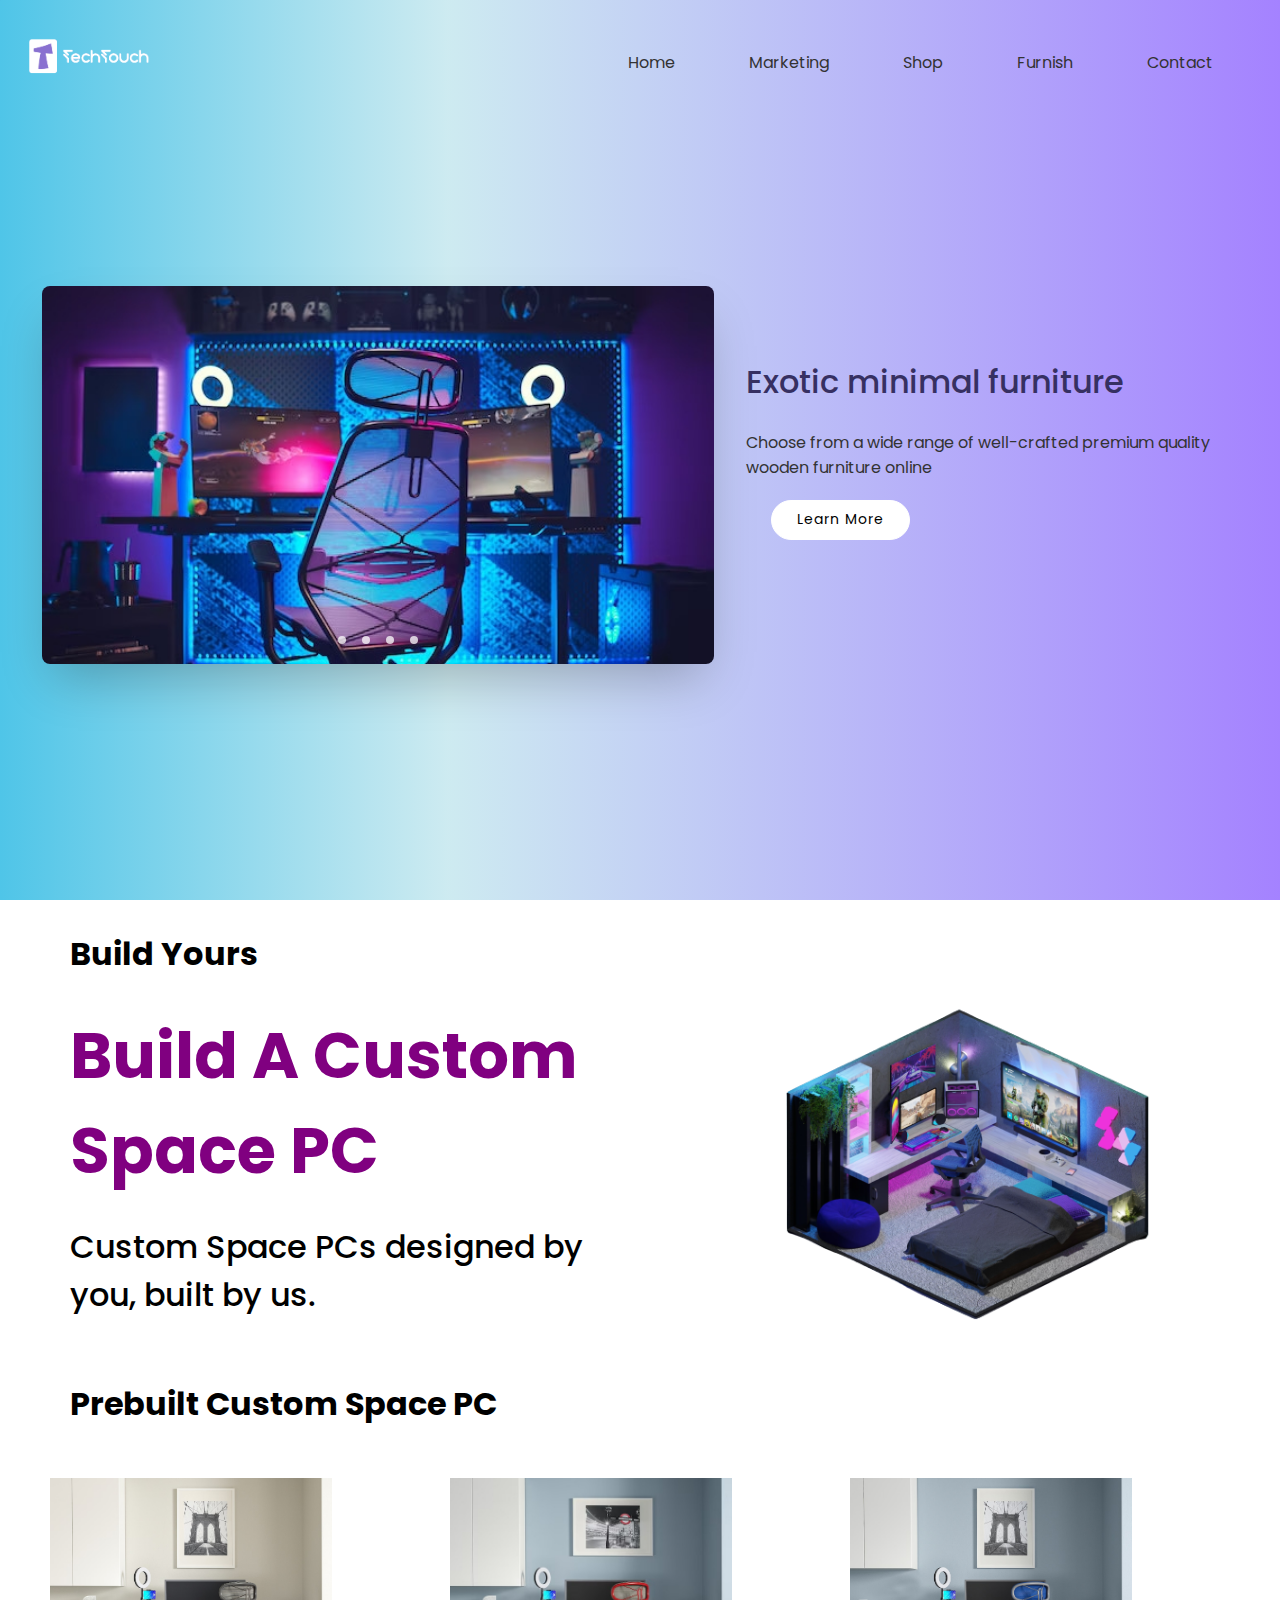
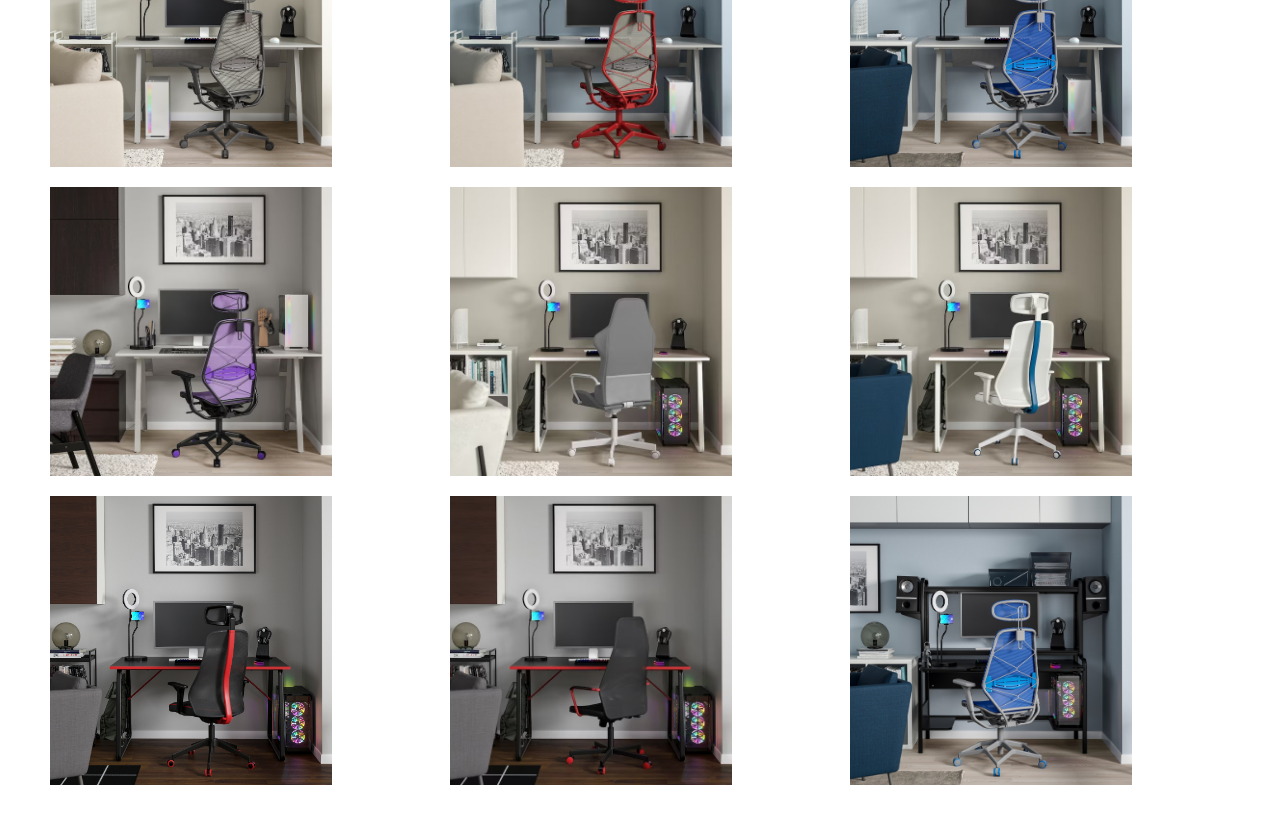
<file: mini-project/html/Furnish.html>
<!DOCTYPE html>
<html lang="en">
<head>
    <meta charset="UTF-8">
    <meta http-equiv="X-UA-Compatible" content="IE=edge">
    <meta name="viewport" content="width=device-width, initial-scale=1.0">
    <title>Tech Touch - Furnish</title>
    <link rel="icon" type="image/x-icon" href="/image/logoicon.png">
    <link rel="stylesheet" href="../css/furnish.css">
</head>

<body>
    <section class="site">
        <header>
            <a href="../index.html"><img src="../image/logo.png" alt="logo" class="logo"></a>
            <ul>
                <li><a href="../index.html">Home</a></li>
                <li><a href="./marketing.html">Marketing</a></li>
                <li><a href="Shop.html">Shop</a></li>
                <li><a href="./Furnish.html">Furnish</a></li>
                <li><a href="./contact.html">Contact</a></li>
            </ul>
        </header>
        <div class="container">
            <div class="slider-wrapper">
                <div class="slider">
                    <img id="slide-1" src="../image/stupe0.jpg" alt="PC Setup" />
                    <img id="slide-2" src="../image/setup1.jpeg" alt="PC Setup " />
                    <img id="slide-3" src="../image/stupe2.jpg" alt="PC Setup" />
                    <img id="slide-4" src="../image/stupe3.png" alt="PC Setup" />
                </div>
                <div class="slider-nav">
                    <a href="#slide-1"></a>
                    <a href="#slide-2"></a>
                    <a href="#slide-3"></a>
                    <a href="#slide-4"></a>
                </div>
            </div>
        </div>
        <div class="content">
            <div class="textbox">
                <h2>Exotic minimal furniture</h2>
                <br>
                <p>
                    Choose from a wide range of well-crafted premium quality wooden furniture online
                </p>
                <a href="#">Learn More</a>
            </div>
        </div>
    </section>
    <div class="store">
        <h1>Build Yours</h1>
       </div>
    <div class="second-container">
        <div class="textbox">
          <h2>Build A Custom Space PC</h2>
          <br>
          <p>Custom Space PCs designed by you, built by us.</p>
        </div>
        <div class="imgbox">
          <img src="../image/CustomPCSPACE.png" alt="Example Image">
        </div>
    </div>
   <div class="store">
    <h1>Prebuilt Custom Space PC</h1>
   </div>
    <div class="grid">
        <div class="grid-item">
            <img src="../image/CustomPC0.jpg" alt="Space PC">
            <div class="text">
                <h2>Utespelare Styrspel</h2>
                <p>Gaming Desk And Chair Grey</p>
                <a href="#">Buy for $5,049.00</a>
            </div>
        </div>
        <div class="grid-item">
            <img src="../image/CustomPC1.jpg" alt="Space PC">
            <div class="text">
                <h2>UTESPELARE / STYRSPEL</h2>
                <p>Gaming desk and chair - black grey/red</p>
                <a href="#">Buy for $5,499.00</a>
            </div>
        </div>
        <div class="grid-item">
            <img src="../image/CustomPC2.jpg" alt="Space PC">
            <div class="text">
                <h2>UTESPELARE / STYRSPEL</h2>
                <p>Gaming desk and chair - black grey/blue</p>
                <a href="#">Buy for $5,499.00</a>
            </div>
        </div>
        <div class="grid-item">
            <img src="../image/CustomPC3.jpg" alt="Space PC">
            <div class="text">
                <h2>UTESPELARE / STYRSPEL</h2>
                <p>Gaming Desk and Chair, Grey-Purple</p>
                <a href="#">Buy for $5,499.00</a>
            </div>
        </div>
        <div class="grid-item">
            <img src="../image/CustomPC4.jpg" alt="Space PC">
            <div class="text">
                <h2>HUVUDSPELARE / UTESPELARE </h2>
                <p>Gaming desk and chair - beige/grey</p>
                <a href="#">Buy for $5,499.00</a>
            </div>
        </div>
        <div class="grid-item">
            <img src="../image/CustomPC5.jpg" alt="Space PC">
            <div class="text">
                <h2>HUVUDSPELARE / MATCHSPEL </h2>
                <p>Gaming desk and chair - beige/white</p>
                <a href="#">Buy for $5,499.00</a>
            </div>
        </div>
        <div class="grid-item">
            <img src="../image/CustomPC6.jpeg" alt="Space PC">
            <div class="text">
                <h2>HUVUDSPELARE/MATCHSPEL</h2>
                <p>gaming desk and chair, black</p>
                <a href="#">Buy for $5,499.00</a>
            </div>
        </div>
        <div class="grid-item">
            <img src="../image/CustomPC7.jpg" alt="Space PC">
            <div class="text">
                <h2>HUVUDSPELARE </h2>
                <p>Gaming desk and chair - black</p>
                <a href="#">Buy for $5,499.00</a>
            </div>
        </div>
        <div class="grid-item">
            <img src="../image/CustomPC8.jpeg" alt="Space PC">
            <div class="text">
                <h2>UPPSPEL / STYRSPEL</h2>
                <p>Gaming desk and chair, black blue/light gray</p>
                <a href="#">Buy for $5,499.00</a>
            </div>
        </div>
    </div>
</body>
</html>
</file>
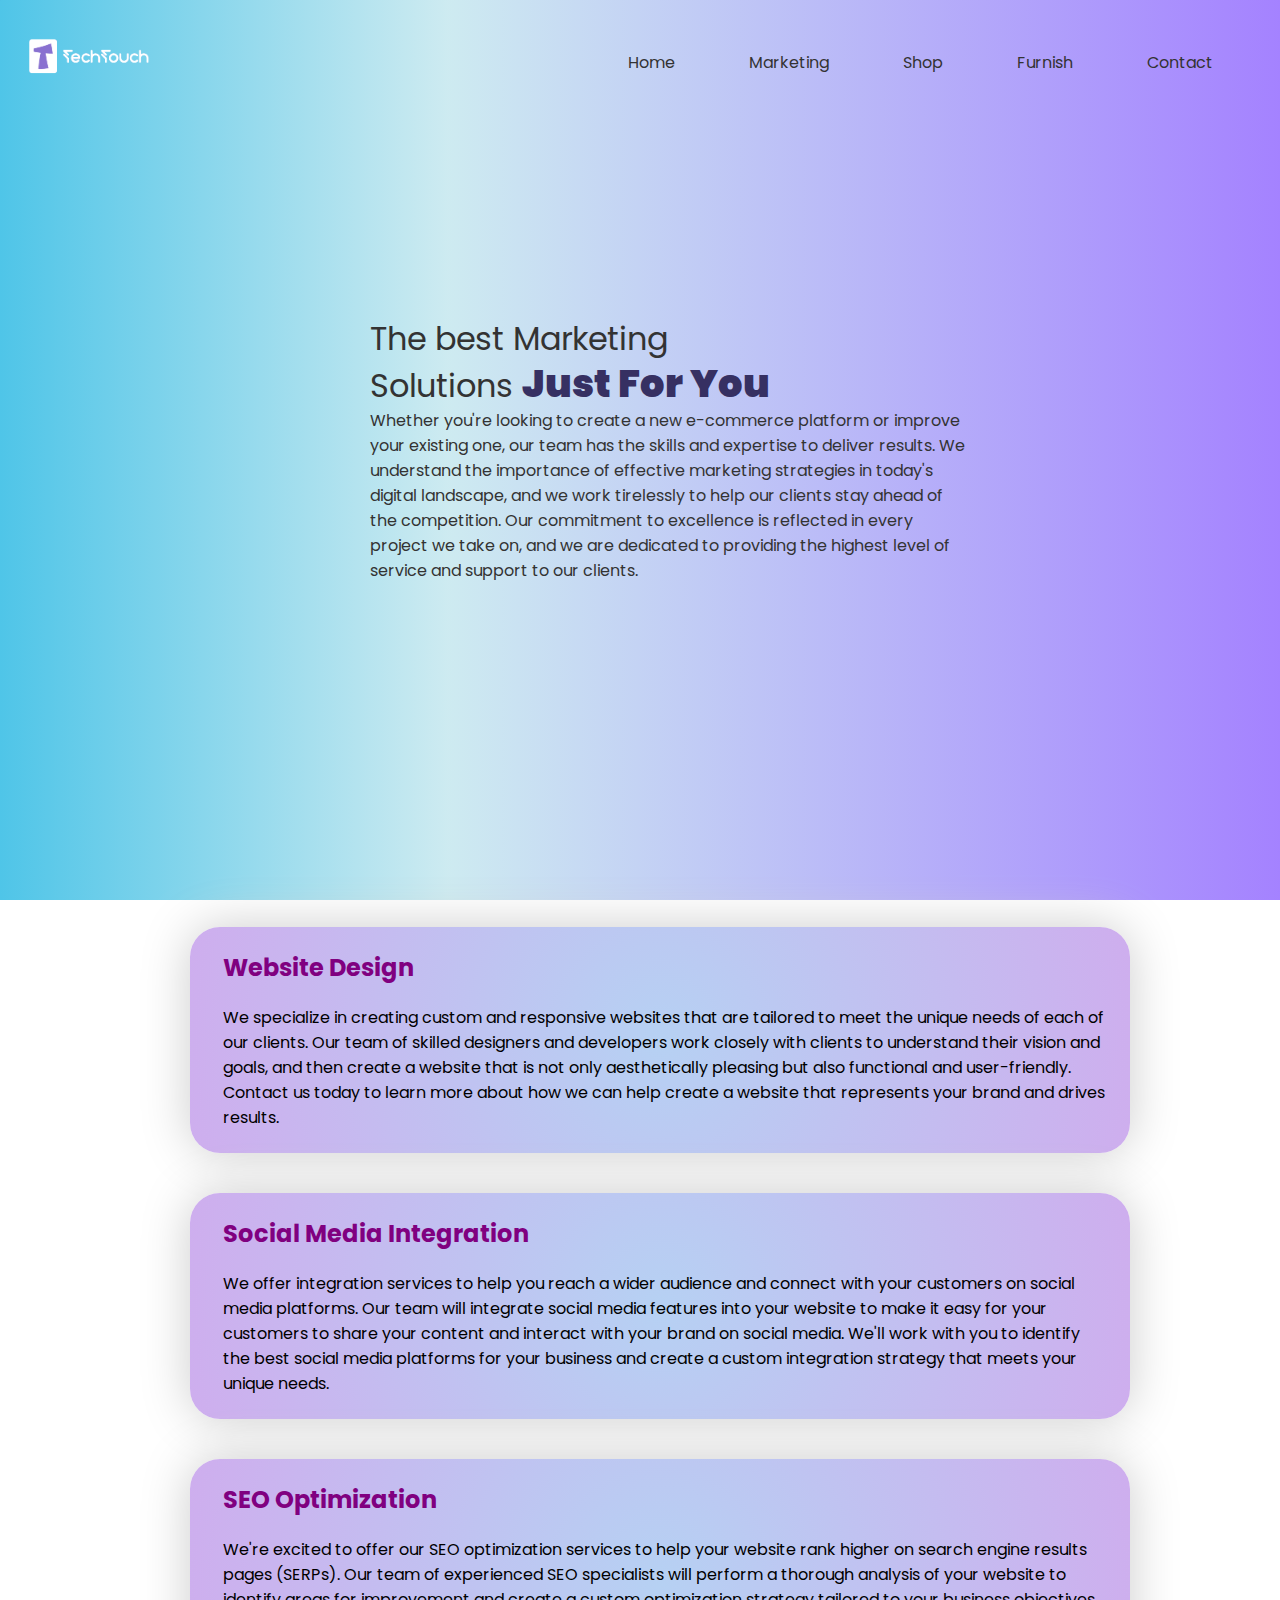
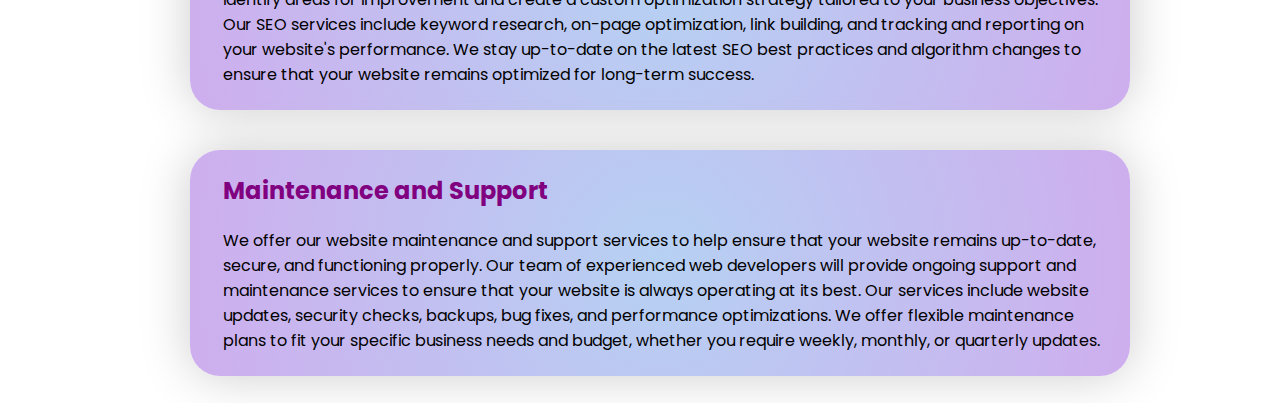
<file: mini-project/html/marketing.html>
<!DOCTYPE html>
<html lang="en">
<head>
    <meta charset="UTF-8">
    <meta http-equiv="X-UA-Compatible" content="IE=edge">
    <meta name="viewport" content="width=device-width, initial-scale=1.0">
    <title>Tech Touch - Marketing</title>
    <link rel="stylesheet" href="../css/marketing.css">
</head>
<body>
    <section class="site">
        <header>
            <a href="../index.html"><img src="../image/logo.png" alt="logo" class="logo"></a>
            <ul>
                <li><a href="../index.html">Home</a></li>
                <li><a href="marketing.html">Marketing</a></li>
                <li><a href="./Shop.html">Shop</a></li>
                <li><a href="./Furnish.html">Furnish</a></li>
                <li><a href="./contact.html">Contact</a></li>
            </ul>
        </header>
        <div class="content">
            <div class="textbox">
                <h2>The best Marketing<br>Solutions <span class="glitch">Just For You</span></h2>
                <p><span class="intro">Whether you're looking to create a new e-commerce platform or improve your existing one, our team has the skills and expertise to deliver results. We understand the importance of effective marketing strategies in today's digital landscape, and we work tirelessly to help our clients stay ahead of the competition. Our commitment to excellence is reflected in every project we take on, and we are dedicated to providing the highest level of service and support to our clients.</span>
                </p>
            </div>
        </div>
    </section>
    <div class="offers">
        <div class="offer1">
          <h2>Website Design</h2>
          <p>We specialize in creating custom and responsive websites that are tailored to meet the unique needs of each of our clients. Our team of skilled designers and developers work closely with clients to understand their vision and goals, and then create a website that is not only aesthetically pleasing but also functional and user-friendly. Contact us today to learn more about how we can help create a website that represents your brand and drives results.</p>
        </div>
        <div class="offer2">
          <h2>Social Media Integration </h2>
          <p>We offer integration services to help you reach a wider audience and connect with your customers on social media platforms. Our team will integrate social media features into your website to make it easy for your customers to share your content and interact with your brand on social media. We'll work with you to identify the best social media platforms for your business and create a custom integration strategy that meets your unique needs.</p>
        </div>
        <div class="offer3">
          <h2>SEO Optimization</h2>
          <p>We're excited to offer our SEO optimization services to help your website rank higher on search engine results pages (SERPs). Our team of experienced SEO specialists will perform a thorough analysis of your website to identify areas for improvement and create a custom optimization strategy tailored to your business objectives. Our SEO services include keyword research, on-page optimization, link building, and tracking and reporting on your website's performance. We stay up-to-date on the latest SEO best practices and algorithm changes to ensure that your website remains optimized for long-term success.</p>
        </div>
        <div class="offer4">
          <h2>Maintenance and Support</h2>
          <p>We offer our website maintenance and support services to help ensure that your website remains up-to-date, secure, and functioning properly. Our team of experienced web developers will provide ongoing support and maintenance services to ensure that your website is always operating at its best. Our services include website updates, security checks, backups, bug fixes, and performance optimizations. We offer flexible maintenance plans to fit your specific business needs and budget, whether you require weekly, monthly, or quarterly updates. </p>
        </div>
    </div>
</body>
</html>
</file>
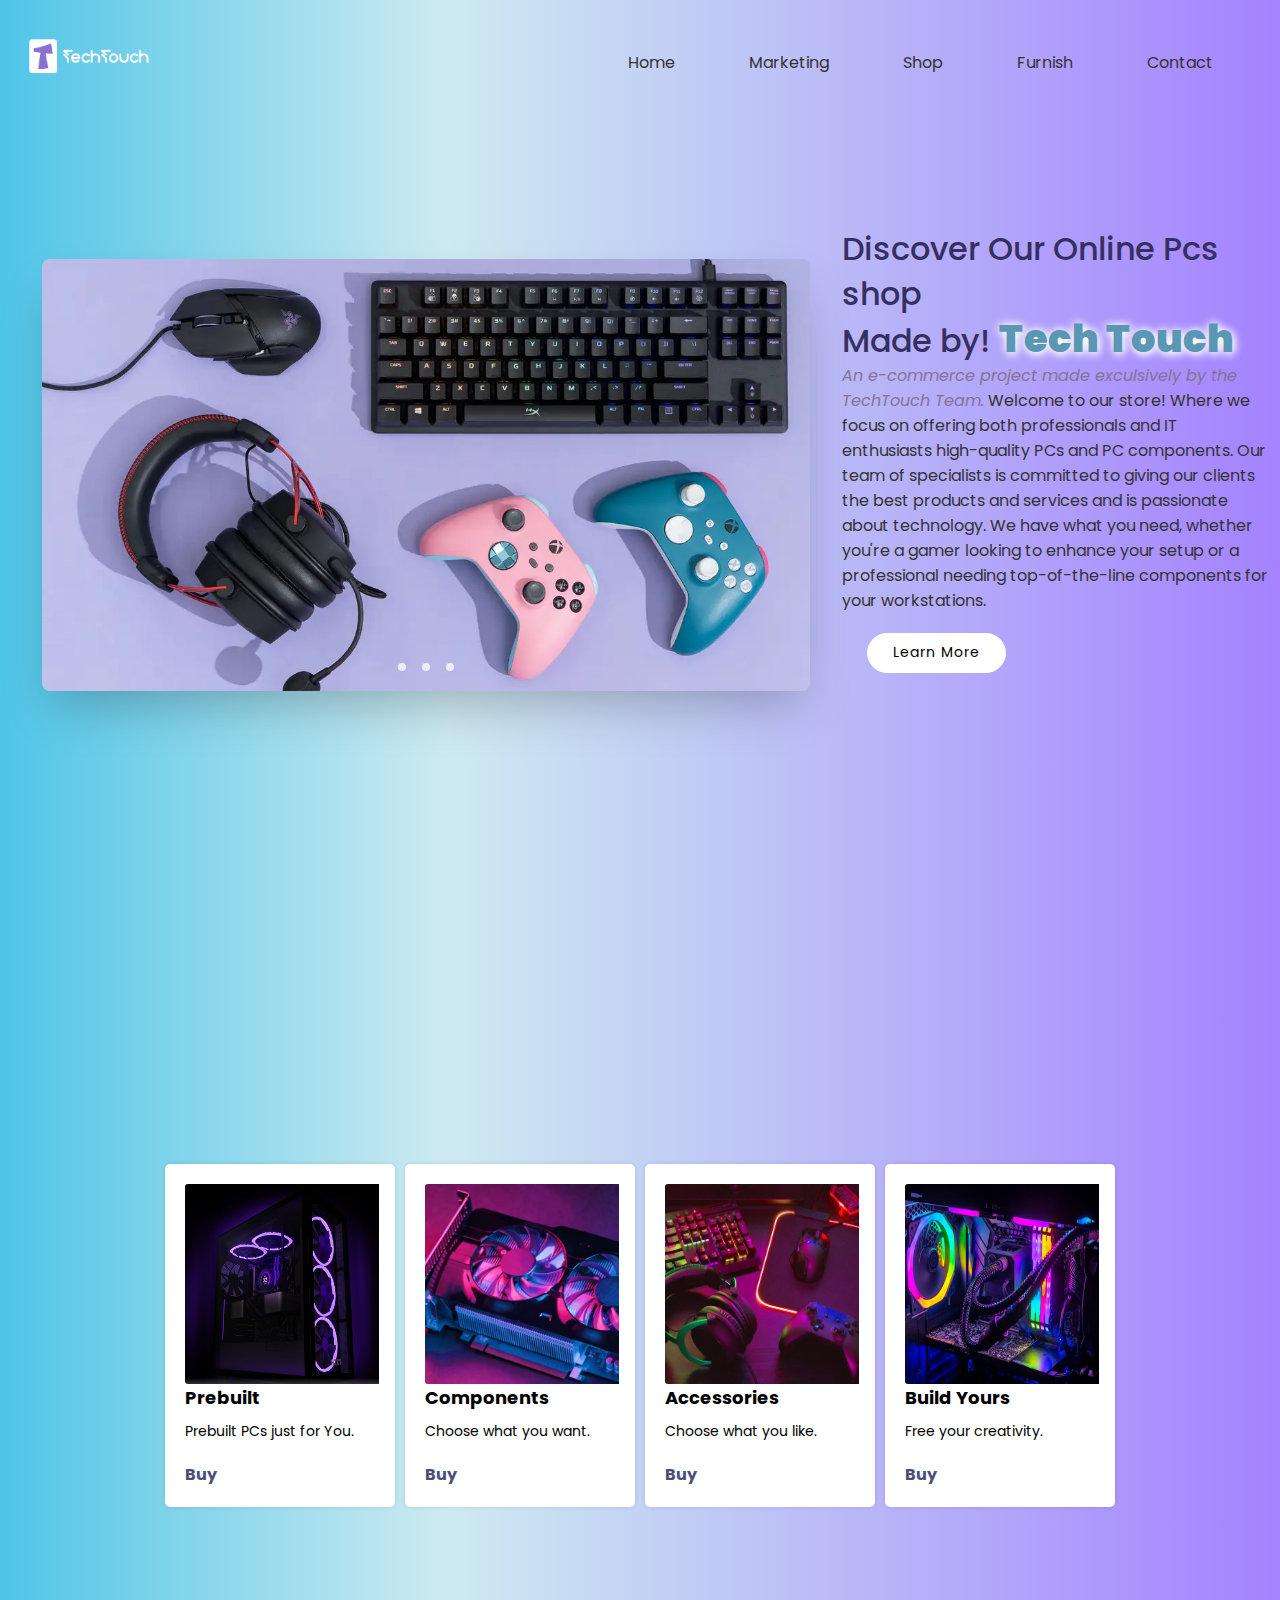
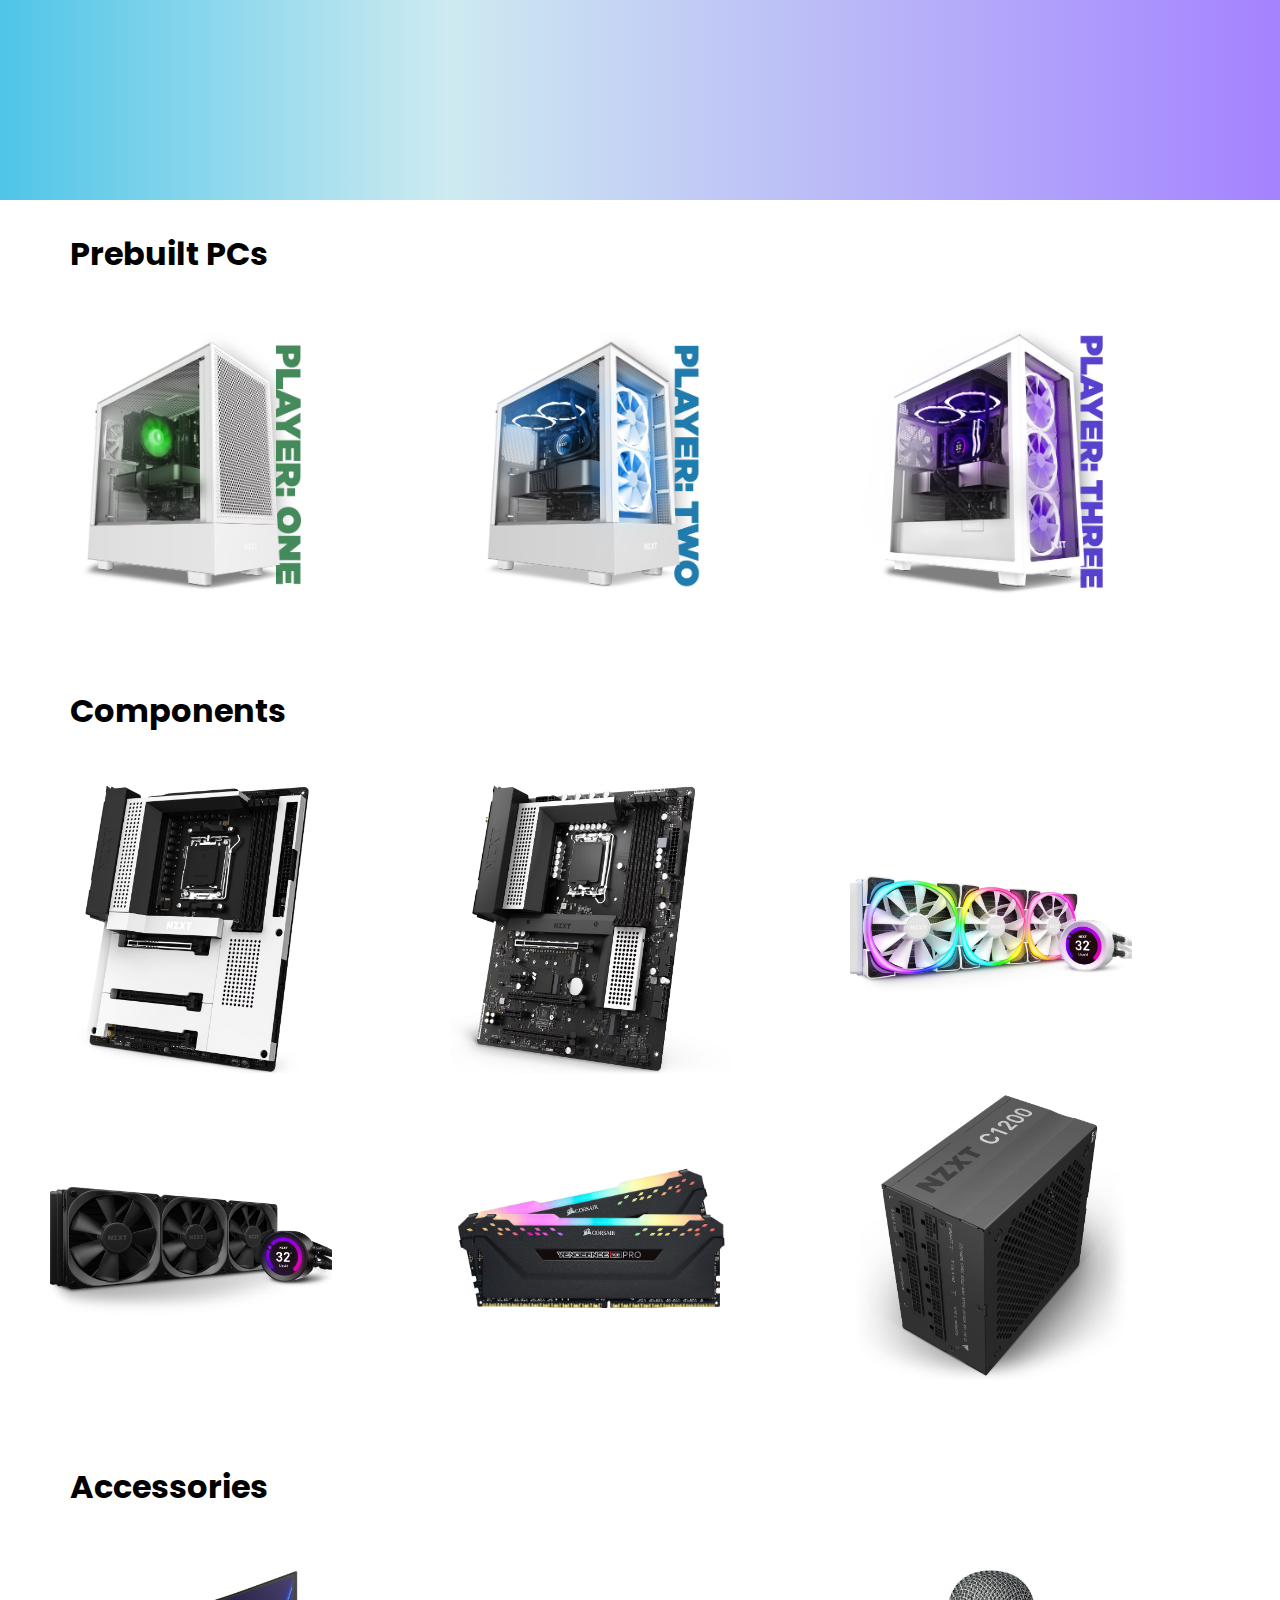
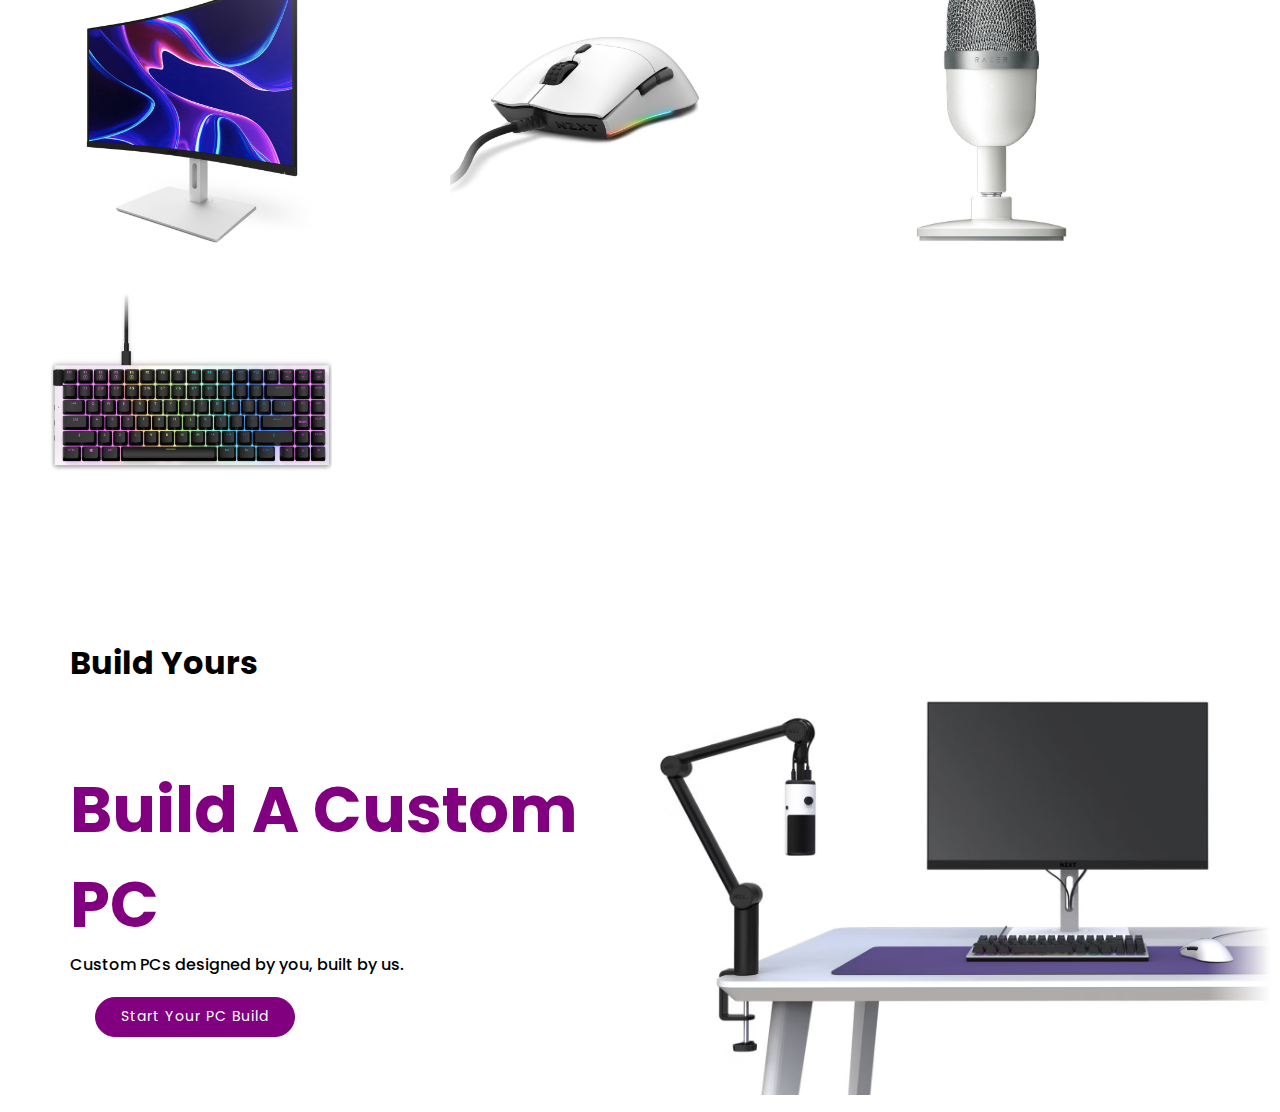
<file: mini-project/html/Shop.html>
<!DOCTYPE html>
<html lang="en">
<head>
    <meta charset="UTF-8">
    <meta http-equiv="X-UA-Compatible" content="IE=edge">
    <meta name="viewport" content="width=device-width, initial-scale=1.0">
    <title>Tech Touch - Shop</title>
    <link rel="icon" type="image/x-icon" href="/image/logoicon.png">
    <link rel="stylesheet" href="../css/shop.css">
</head>

<body>
    <section class="site">
        <header>
            <a href="../index.html"><img src="../image/logo.png" alt="logo" class="logo"></a>
            <ul>
                <li><a href="../index.html">Home</a></li>
                <li><a href="./marketing.html">Marketing</a></li>
                <li><a href="Shop.html">Shop</a></li>
                <li><a href="./Furnish.html">Furnish</a></li>
                <li><a href="./contact.html">Contact</a></li>
            </ul>
        </header>
        <div class="container">
            <div class="slider-wrapper">
                <div class="slider">
                    <img id="slide-1" src="../image/Accessories.png" alt="PC Accessories" />
                    <img id="slide-2" src="../image/insidepc.jpeg" alt="PC Components " />
                    <img id="slide-3" src="../image/setup.jpeg" alt="PC Setup" />
                </div>
                <div class="slider-nav">
                    <a href="#slide-1"></a>
                    <a href="#slide-2"></a>
                    <a href="#slide-3"></a>
                </div>
            </div>
        </div>
        <div class="content">
            <div class="textbox">
                <h2>Discover Our Online Pcs shop  <br>Made by! <span class="glitch">Tech Touch </span></h2>
                <p><span class="intro">An e-commerce project made exculsively by the TechTouch Team.</span>
                Welcome to our store! Where we focus on offering both professionals and IT enthusiasts high-quality PCs and PC components. Our team of specialists is committed to giving our clients the best products and services and is passionate about technology. We have what you need, whether you're a gamer looking to enhance your setup or a professional needing top-of-the-line components for your workstations.</p>
                <a href="#">Learn More</a>
            </div>
        </div>
    </section>

    <section class="cards">
        <div class="card-container">
            <div class="card">
                <img src="../image/Prebuilt.jpg" alt="Prebuilt">
                <h3 class="card-subtitle">Prebuilt</h3>
                <p class="card-paragraph">Prebuilt PCs just for You.</p>
                <a class="card-link" href="#">Buy</a>
            </div>
            <div class="card">
                <img src="../image/Components.jpg" alt="Components">
                <h3 class="card-subtitle">Components</h3>
                <p class="card-paragraph">Choose what you want.</p>
                <a class="card-link" href="#">Buy</a>
            </div>
          
            <div class="card">
                <img src="../image/Accessories.jpeg" alt="Accessories">
                <h3 class="card-subtitle">Accessories</h3>
                <p class="card-paragraph">Choose what you like.</p>
                <a class="card-link" href="#">Buy</a>
            </div>
          
            <div class="card">
                <img src="../image/Buildyrown.jpeg" alt="Build">
                <h3 class="card-subtitle">Build Yours</h3>
                <p class="card-paragraph">Free your creativity.</p>
                <a class="card-link" href="#">Buy</a>
            </div>
        </div>
    </section>
    
   <div class="store">
    <h1>Prebuilt PCs</h1>
   </div>
    <div class="grid">
        <div class="grid-item">
            <img src="../image/Pc1.jpg" alt="First Pc">
            <div class="text">
                <h2>H5 Flow RTX 3050 Prebuilt Gaming PC</h2>
                <p>Windows 11 Home
                    Intel® Core™ i5-12400F 6-Core 2.5GHz
                    NVIDIA® GeForce RTX™ 3050  
                    16GB (2 x 8GB) 3200 MHz (max speed)
                    500GB NVMe M.2 SSDStorage
                </p>
                <a href="#">Buy for $1,049.00</a>
            </div>
        </div>
        <div class="grid-item">
            <img src="../image/Pc2.jpg" alt="Second Pc">
            <div class="text">
                <h2>H5 Elite RTX 3070 Prebuilt Gaming PC</h2>
                <p>Windows 11 Home
                    AMD Ryzen™ 5 5600X
                    NVIDIA® GeForce RTX™ 3070
                    16GB (2 x 8GB) 3200 MHz (max speed)
                    1TB NVMe M.2 SSD
                </p>
                <a href="#">Buy for $1,499.00</a>
            </div>
        </div>
        <div class="grid-item">
            <img src="../image/Pc3.jpg" alt="Third Pc">
            <div class="text">
                <h2>H7 Flow RTX 4070 Ti  Prebuilt Gaming PC</h2>
                <p>Windows 11 Home
                    Intel® Core™ i7-13700KF 16-Core 3.4 GHz
                    NVIDIA® GeForce RTX™ 4070 Ti
                    RGB 32GB (2 x 16GB) 3200 MHz (max speed)
                    1TB NVMe M.2 SSD
                    1TB NVMe M.2 SSD
               </p>
                <a href="#">Buy for $2,499.00</a>
            </div>
        </div>
    </div>

    <div class="store">
        <h1>Components</h1>
    </div>
    <div class="grid">
        <div class="grid-item">
            <img src="../image/Motherboard1.jpg" alt="First Motherboard">
            <div class="text">
                <h2>N7 B650E</h2>
                <p>AMD Motherboard with Wi-Fi and CAM Features</p>
                <a href="#">Buy for $319.99</a>
            </div>
        </div>
        <div class="grid-item">
            <img src="../image/Motherboard2.jpg" alt="Second Motherboard">
            <div class="text">
                <h2>N5 Z690</h2>
                <p>Intel Motherboard with Wi-Fi and CAM Features</p>
                <a href="#">Buy for $239.99</a>
            </div>
        </div>
        <div class="grid-item">
            <img src="../image/Cooler1.jpg" alt="First Cooler">
            <div class="text">
                <h2>Kraken Z73 RGB</h2>
                <p>360mm Liquid Cooler with LCD Display</p>
                <a href="#">Buy for $304.99</a>
            </div>
        </div>
        <div class="grid-item">
            <img src="../image/Cooler2.jpg" alt="Second Cooler">
            <div class="text">
                <h2>Kraken Z73</h2>
                <p>360mm Liquid Cooler with LCD Display</p>
                <a href="#">Buy for $284.99</a>
            </div>
        </div>
        <div class="grid-item">
            <img src="../image/RAM.jpg" alt="RAM">
            <div class="text">
                <h2>VENGEANCE® RGB PRO Memory Kit</h2>
                <p>16GB (2x8GB) DDR4 DRAM 3200MHz C16 Memory Kit</p>
                <a href="#">Buy for $74.99</a>
            </div>
        </div>
        <div class="grid-item">
            <img src="../image/PSu1.jpg" alt="Power Suplly">
            <div class="text">
                <h2>C1200 Gold</h2>
                <p>1200W Gold Fully-Modular ATX 3.0 PSU</p>
                <a href="#">Buy for $259.99</a>
            </div>
        </div>
    </div>

    <div class="store">
        <h1>Accessories</h1>
    </div>
    <div class="grid">
        <div class="grid-item">
            <img src="../image/Monitor.jpg" alt="Monitor">
            <div class="text">
                <h2>Canvas 32Q Curved</h2>
                <p>32" Curved QHD 165Hz Gaming Monitor </p>
                <a href="#">Buy for $419.99</a>
            </div>
        </div>
        <div class="grid-item">
            <img src="../image/Mouse.jpg" alt="Mouse">
            <div class="text">
                <h2>Lift (White)</h2>
                <p>Lightweight Symmetrical Mouse</p>
                <a href="#">Buy for $49.99</a>
            </div>
        </div>
        <div class="grid-item">
            <img src="../image/Microphone.jpg" alt="Microphone">
            <div class="text">
                <h2>RAZER SEIREN MINI Mercury White</h2>
                <p>Ultra-compact Streaming Microphone</p>
                <a href="#">Buy for $49.99</a>
            </div>
        </div>
        <div class="grid-item">
            <img src="../image/Keyboard.jpg" alt="Keyboard">
            <div class="text">
                <h2>Function MiniTKL (US English ANSI)</h2>
                <p>Compact Mechanical Keyboard</p>
                <a href="#">Buy for $96.99</a>
            </div>
        </div>
    </div>
    <div class="store">
        <h1>Build Yours</h1>
       </div>
    <div class="second-container">
        <div class="textbox">
          <h2>Build A Custom PC</h2>
          <p>Custom PCs designed by you, built by us.</p>
          <a href="#">Start Your PC Build</a>
        </div>
        <div class="imgbox">
          <img src="../image/buildyourpc.jpg" alt="Example Image">
        </div>
    </div>
</body>
</html>
</file>
<file: mini-project/css/furnish.css>
@import url('https://fonts.googleapis.com/css?family=Poppins:200,300,400,500,600,700,800,900&display=swap');

*{
  margin: 0;
  padding: 0;
  box-sizing: border-box;
  font-family: 'Poppins', sans-serif;
}
.site{
  height: 100%;
  width: 100%;
  min-height: 100vh;
  background: #ABACE0;
  position: relative;
  background: linear-gradient(90deg, rgba(79,197,232,1) 0%, rgba(140,208,222,0.43043154761904767) 35%, rgba(70,0,255,0.4892550770308123) 100%);
}
section{
  position: relative;
  width: 100%;
  min-height: 100vh;
  padding: 10px;
  display: flex;
  justify-content: space-between;
  align-items: center;
  background: #fff;
}
header {
  position: absolute;
  top: 0;
  left: 0;
  width: 100%;
  padding: 20px 100px;
  display: flex;
  justify-content: space-between;
  align-items: center;
}
header .logo {
  position: relative;
  max-width: 170px;
  right: 100px;
  bottom: 20px;
}
header ul{
  position: relative;
  display: flex;
  left: 50px;
  bottom: 20px;
}
header ul li {
  list-style: none;
}
header ul li a {
  display: inline-block;
  color: #333;
  font-weight: 400;
  margin-left: 40px;
  text-decoration: none;
  padding: 3px 17px;
  border-radius: 15px;
}
header ul li a:hover {
  transform: scale(1.2);
  border: 1px solid #36f2f2c1;
  background: transparent;
  color: white;
  transition: .4s;
}
.container {
	padding: 2rem;
}

.slider-wrapper {
	position: relative;
	max-width: 42rem;
	margin: 0 auto;
  padding-top: 50px;
}

.slider {
	display: flex;
	aspect-ratio: 16 / 9;
	overflow-x: auto;
	scroll-snap-type: x mandatory;
	scroll-behavior: smooth;
	box-shadow: 0 1.5rem 3rem -0.75rem hsla(0, 0%, 0%, 0.25);
	border-radius: 0.5rem;
	-ms-overflow-style: none; 
	scrollbar-width: none; 
}
.slider::-webkit-scrollbar {
	display: none;
}

.slider img {
	flex: 1 0 100%;
	scroll-snap-align: start;
	object-fit: cover;
}

.slider-nav {
	display: flex;
	column-gap: 1rem;
	position: absolute;
	bottom: 1.25rem;
	left: 50%;
	transform: translateX(-50%);
	z-index: 1;
}

.slider-nav a {
	width: 0.5rem;
	height: 0.5rem;
	border-radius: 50%;
	background-color: #fff;
	opacity: 0.75;
	transition: opacity ease 250ms;
}

.slider-nav a:hover {
	opacity: 1;
}
.content {
  position: relative;
  width: 100%;
  display: flex;
  justify-content: space-between;
  align-items: center;
}

.content .textbox h2{
  color: #363062;
  font-size: 2em;
  line-height: 1.4em;
  font-weight: 500;
  left: 30px;
  
}
.content .textbox p {
  color: #333;
  left: 30px;
}
.content .textbox .intro{
  color: #827397;
  font-style: italic;
}
.content .textbox a {
  display: inline-block;
  text-decoration: none;
  color: black;
  background: white;
  border: 1px solid white;
  padding: 9px 25px;
  line-height: 1.4;
  border-radius: 30px;
  font-size: 14px;
  font-weight: 400;
  margin-top: 20px;
  letter-spacing: 1px;
  left: 25px;
  position: relative;
}
.content .textbox a:hover{
  transform: scale(1.2);
  border: 1px solid #f5dca8;
  background: transparent;
  color: white;
  transition: .4s;
}
.card-container {
  display: flex;
  justify-content: space-around;
  align-items: center;
  flex-wrap: wrap;
  max-width: 1200px;
  margin: 0 auto;
}
.cards {
  background: linear-gradient(90deg, rgba(79,197,232,1) 0%, rgba(140,208,222,0.43043154761904767) 35%, rgba(70,0,255,0.4892550770308123) 100%);
}
.card {
  background-color: #fff;
  box-shadow: 0px 0px 5px rgba(0, 0, 0, 0.1);
  padding: 20px;
  width: 24%;
  margin-bottom: 30px;
  border-radius: 5px;
}
.card img {
  width: 200px;
  height: 200px;
  border-radius: 3px;
  display: block;
  margin: 0 auto;
  padding-right: 6px;
  padding-left: -4px;
}
.card-title {
  font-size: 24px;
  margin-bottom: 10px;
}

.card-subtitle {
  font-size: 18px;
  color: black;
  margin-bottom: 10px;
}

.card-paragraph {
  font-size: 14px;
  line-height: 1.5;
  margin-bottom: 20px;
}

.card-link {
  display: block;
  font-size: 16px;
  font-weight: bold;
  color: #4D4C7D;
  text-decoration: none;
  transition: all 0.3s ease;
}

.card-link:hover {
  color: purple;
}

.grid {
  display: grid;
  grid-template-columns: repeat(3, 1fr);
  grid-gap: 20px;
  margin: 50px;
}

.store h1 {
  padding-left: 70px;
  padding-top: 30px;
}
.grid-item {
  position: relative;
  overflow: hidden;
  background-color: #f2f2f2;
  width: 282px;
}

.grid-item img {
  width: 100%;
  height: 100%;
  object-fit: cover;
  transition: transform 0.5s;
}

.text {
  position: absolute;
  top: 0;
  left: 0;
  width: 100%;
  height: 100%;
  background-color: rgba(0, 0, 0, 0.5);
  color: white;
  padding: 20px;
  transform: translateY(100%);
  transition: transform 0.5s;
  display: flex;
  flex-direction: column;
  justify-content: center;
  align-items: center;
}

.grid-item:hover .text {
  transform: translateY(0%);
}

.grid-item:hover img {
  transform: scale(1.1);
}
.grid .grid-item .text a:hover{
  transform: scale(1.2);
  border: 1px solid #f5dca8;
  border-radius: 4px;
  background: transparent;
  color: white;
  transition: .4s;
}
.second-container {
  display: flex;
  align-items: center;
}
.second-container .textbox{
  flex-basis: 50%;
  padding: 10px;
  padding-left: 70px;
}
.second-container .textbox h2 {
  color: purple;
  font-size: 4rem;
}
.second-container .textbox p {
  font-weight: 500;
  font-size: 2rem;

}
.second-container .imgbox{
  flex-basis: 50%;
  padding: 5px; 
}
.second-container img {
  max-width: 100%;
  height: auto;
}
.second-container .textbox a {
  display: inline-block;
  text-decoration: none;
  color: white;
  background: purple;
  border: 1px solid purple;
  padding: 9px 25px;
  line-height: 1.4;
  border-radius: 30px;
  font-size: 14px;
  font-weight: 400;
  margin-top: 20px;
  letter-spacing: 1px;
  left: 25px;
  position: relative;
}
.second-container .textbox a:hover{
  transform: scale(1.2);
  border: 1px solid purple;
  background: transparent;
  color: purple;
  transition: .4s;
}
</file>
<file: mini-project/css/marketing.css>
@import url('https://fonts.googleapis.com/css?family=Poppins:200,300,400,500,600,700,800,900&display=swap');

*{
  margin: 0;
  padding: 0;
  box-sizing: border-box;
  font-family: 'Poppins', sans-serif;
}
.site {
    height: 100%;
    width: 100%;
    min-height: 100vh;
    position: relative;
    background: linear-gradient(90deg, rgba(79,197,232,1) 0%, rgba(140,208,222,0.43043154761904767) 35%, rgba(70,0,255,0.4892550770308123) 100%);
}
section{
    position: relative;
    width: 100%;
    min-height: 100vh;
    padding: 10px;
    display: flex;
    justify-content: space-between;
    align-items: center;
    background: #fff;
}
header {
    position: absolute;
    top: 0;
    left: 0;
    width: 100%;
    padding: 20px 100px;
    display: flex;
    justify-content: space-between;
    align-items: center;
}
header .logo {
    position: relative;
    max-width: 170px;
    right: 100px;
    bottom: 20px;
}
header ul{
    position: relative;
    display: flex;
    left: 50px;
    bottom: 20px;
}
header ul li {
    list-style: none;
}
header ul li a {
    display: inline-block;
    color: #333;
    font-weight: 400;
    margin-left: 40px;
    text-decoration: none;
    padding: 3px 17px;
    border-radius: 15px;
}
header ul li a:hover {
    transform: scale(1.2);
    border: 1px solid #36f2f2c1;
    background: transparent;
    color: white;
    transition: .4s;
}
.content {
    position: relative;
    width: 100%;
    display: flex;
    flex-direction: column;
    justify-content: center; 
    align-items: center; 
}
.content .textbox {
    position: relative;
    max-width: 600px;
}
.content .textbox h2{
    color: #333;
    font-size: 2em;
    line-height: 1.4em;
    font-weight: 400;
    left: 30px;
    position: relative;
}
.content .textbox h2 span {
    color:  #363062;
    font-size: 1.2em;
    font-weight: 900;
}
.content .textbox p {
    color: #333;
    left: 30px;
    position: relative;
}
.content .textbox a {
    display: inline-block;
    text-decoration: none;
    color: black;
    background: white;
    border: 1px solid white;
    padding: 9px 25px;
    line-height: 1.4;
    border-radius: 30px;
    font-size: 14px;
    font-weight: 400;
    margin-top: 20px;
    letter-spacing: 1px;
    left: 25px;
    position: relative;
}
.content .textbox a:hover{
    transform: scale(1.2);
    border: 1px solid #f5dca8;
    background: transparent;
    color: white;
    transition: .4s;
}
.offer1, .offer2, .offer3, .offer4 {
    border: 3px solid transparent;
    border-radius: 30px;
    margin: 20px;
    box-shadow: 0 0 50px #ccc;
    background: rgb(182,209,243);
    background: radial-gradient(circle, rgba(182,209,243,1) 0%, rgba(206,174,238,1) 100%);
    position: relative;
    right: 100px;
}
.offer1:hover, .offer2:hover, .offer3:hover, .offer4:hover  {
    transform: scale(1.2);
    border: 1px solid #36f2f2c1;
    background: transparent;
    color: white;
    transition: .4s;
}
.offer1:hover p, .offer2:hover p, .offer3:hover p, .offer4:hover p{
    transform: scale(1);
    background: transparent;
    color: rgb(15, 15, 15);
    transition: .4s;
}
.offers h2 {
    color: purple;
    padding: 20px;
    padding-left: 30px;
}

.offers p {
    margin-bottom: 20px;
    margin-right: 20px;
    padding-left: 30px;
}

.offers {
    max-width: 1300px;
    padding: 7px 30px;
    border-radius: 15px;
    position: center;
    padding-left: 270px;
    padding-right: 30px;
    display: flex;
    flex-wrap: wrap;
    justify-content: space-between;
}
</file>
<file: mini-project/css/shop.css>
@import url('https://fonts.googleapis.com/css?family=Poppins:200,300,400,500,600,700,800,900&display=swap');

*{
  margin: 0;
  padding: 0;
  box-sizing: border-box;
  font-family: 'Poppins', sans-serif;
}
.site{
  height: 100%;
  width: 100%;
  min-height: 100vh;
  background: #ABACE0;
  position: relative;
  background: linear-gradient(90deg, rgba(79,197,232,1) 0%, rgba(140,208,222,0.43043154761904767) 35%, rgba(70,0,255,0.4892550770308123) 100%);
}
section{
  position: relative;
  width: 100%;
  min-height: 100vh;
  padding: 10px;
  display: flex;
  justify-content: space-between;
  align-items: center;
  background: #fff;
}
header {
  position: absolute;
  top: 0;
  left: 0;
  width: 100%;
  padding: 20px 100px;
  display: flex;
  justify-content: space-between;
  align-items: center;
}
header .logo {
  position: relative;
  max-width: 170px;
  right: 100px;
  bottom: 20px;
}
header ul{
  position: relative;
  display: flex;
  left: 50px;
  bottom: 20px;
}
header ul li {
  list-style: none;
}
header ul li a {
  display: inline-block;
  color: #333;
  font-weight: 400;
  margin-left: 40px;
  text-decoration: none;
  padding: 3px 17px;
  border-radius: 15px;
}
header ul li a:hover {
  transform: scale(1.2);
  border: 1px solid #36f2f2c1;
  background: transparent;
  color: white;
  transition: .4s;
}
.container {
	padding: 2rem;
}

.slider-wrapper {
	position: relative;
	max-width: 48rem;
	margin: 0 auto;
  padding-top: 50px;
}

.slider {
	display: flex;
	aspect-ratio: 16 / 9;
	overflow-x: auto;
	scroll-snap-type: x mandatory;
	scroll-behavior: smooth;
	box-shadow: 0 1.5rem 3rem -0.75rem hsla(0, 0%, 0%, 0.25);
	border-radius: 0.5rem;
	-ms-overflow-style: none; 
	scrollbar-width: none; 
}
.slider::-webkit-scrollbar {
	display: none;
}

.slider img {
	flex: 1 0 100%;
	scroll-snap-align: start;
	object-fit: cover;
}

.slider-nav {
	display: flex;
	column-gap: 1rem;
	position: absolute;
	bottom: 1.25rem;
	left: 50%;
	transform: translateX(-50%);
	z-index: 1;
}

.slider-nav a {
	width: 0.5rem;
	height: 0.5rem;
	border-radius: 50%;
	background-color: #fff;
	opacity: 0.75;
	transition: opacity ease 250ms;
}

.slider-nav a:hover {
	opacity: 1;
}
.content {
  position: relative;
  width: 100%;
  display: flex;
  justify-content: space-between;
  align-items: center;
}

.content .textbox h2{
  color: #363062;
  font-size: 2em;
  line-height: 1.4em;
  font-weight: 500;
  left: 30px;
  
}
.content .textbox h2 span {
  color:  rgb(90, 151, 181);
  text-shadow: 2px 2px 10px white, 0 0 10px white;
  font-size: 1.2em;
  font-weight: 900;
}
.content .textbox p {
  color: #333;
  left: 30px;
}
.content .textbox .intro{
  color: #827397;
  font-style: italic;
}
.content .textbox a {
  display: inline-block;
  text-decoration: none;
  color: black;
  background: white;
  border: 1px solid white;
  padding: 9px 25px;
  line-height: 1.4;
  border-radius: 30px;
  font-size: 14px;
  font-weight: 400;
  margin-top: 20px;
  letter-spacing: 1px;
  left: 25px;
  position: relative;
}
.content .textbox a:hover{
  transform: scale(1.2);
  border: 1px solid #f5dca8;
  background: transparent;
  color: white;
  transition: .4s;
}
.card-container {
  display: flex;
  justify-content: space-around;
  align-items: center;
  flex-wrap: wrap;
  max-width: 1200px;
  margin: 0 auto;
}
.cards {
  background: linear-gradient(90deg, rgba(79,197,232,1) 0%, rgba(140,208,222,0.43043154761904767) 35%, rgba(70,0,255,0.4892550770308123) 100%);
}
.card {
  background-color: #fff;
  box-shadow: 0px 0px 5px rgba(0, 0, 0, 0.1);
  padding: 20px;
  width: 24%;
  margin-bottom: 30px;
  border-radius: 5px;
}
.card img {
  width: 200px;
  height: 200px;
  border-radius: 3px;
  display: block;
  margin: 0 auto;
  padding-right: 6px;
  padding-left: -4px;
}
.card-title {
  font-size: 24px;
  margin-bottom: 10px;
}

.card-subtitle {
  font-size: 18px;
  color: black;
  margin-bottom: 10px;
}

.card-paragraph {
  font-size: 14px;
  line-height: 1.5;
  margin-bottom: 20px;
}

.card-link {
  display: block;
  font-size: 16px;
  font-weight: bold;
  color: #4D4C7D;
  text-decoration: none;
  transition: all 0.3s ease;
}

.card-link:hover {
  color: purple;
}

.grid {
  display: grid;
  grid-template-columns: repeat(3, 1fr);
  grid-gap: 20px;
  margin: 50px;
}

.store h1 {
  padding-left: 70px;
  padding-top: 30px;
}
.grid-item {
  position: relative;
  overflow: hidden;
  background-color: #f2f2f2;
  width: 282px;
}

.grid-item img {
  width: 100%;
  height: 100%;
  object-fit: cover;
  transition: transform 0.5s;
}

.text {
  position: absolute;
  top: 0;
  left: 0;
  width: 100%;
  height: 100%;
  background-color: rgba(0, 0, 0, 0.5);
  color: white;
  padding: 20px;
  transform: translateY(100%);
  transition: transform 0.5s;
  display: flex;
  flex-direction: column;
  justify-content: center;
  align-items: center;
}

.grid-item:hover .text {
  transform: translateY(0%);
}

.grid-item:hover img {
  transform: scale(1.1);
}
.grid .grid-item .text a:hover{
  transform: scale(1.2);
  border: 1px solid #f5dca8;
  border-radius: 4px;
  background: transparent;
  color: white;
  transition: .4s;
}
.second-container {
  display: flex;
  align-items: center;
}
.second-container .textbox{
  flex-basis: 50%;
  padding: 10px;
  padding-left: 70px;
}
.second-container .textbox h2 {
  color: purple;
  font-size: 4rem;
}
.second-container .textbox p {
  font-weight: 500;
}
.second-container .imgbox{
  flex-basis: 50%;
  padding: 10px; 
}
.second-container img {
  max-width: 100%;
  height: auto;
}
.second-container .textbox a {
  display: inline-block;
  text-decoration: none;
  color: white;
  background: purple;
  border: 1px solid purple;
  padding: 9px 25px;
  line-height: 1.4;
  border-radius: 30px;
  font-size: 14px;
  font-weight: 400;
  margin-top: 20px;
  letter-spacing: 1px;
  left: 25px;
  position: relative;
}
.second-container .textbox a:hover{
  transform: scale(1.2);
  border: 1px solid purple;
  background: transparent;
  color: purple;
  transition: .4s;
}
</file>
